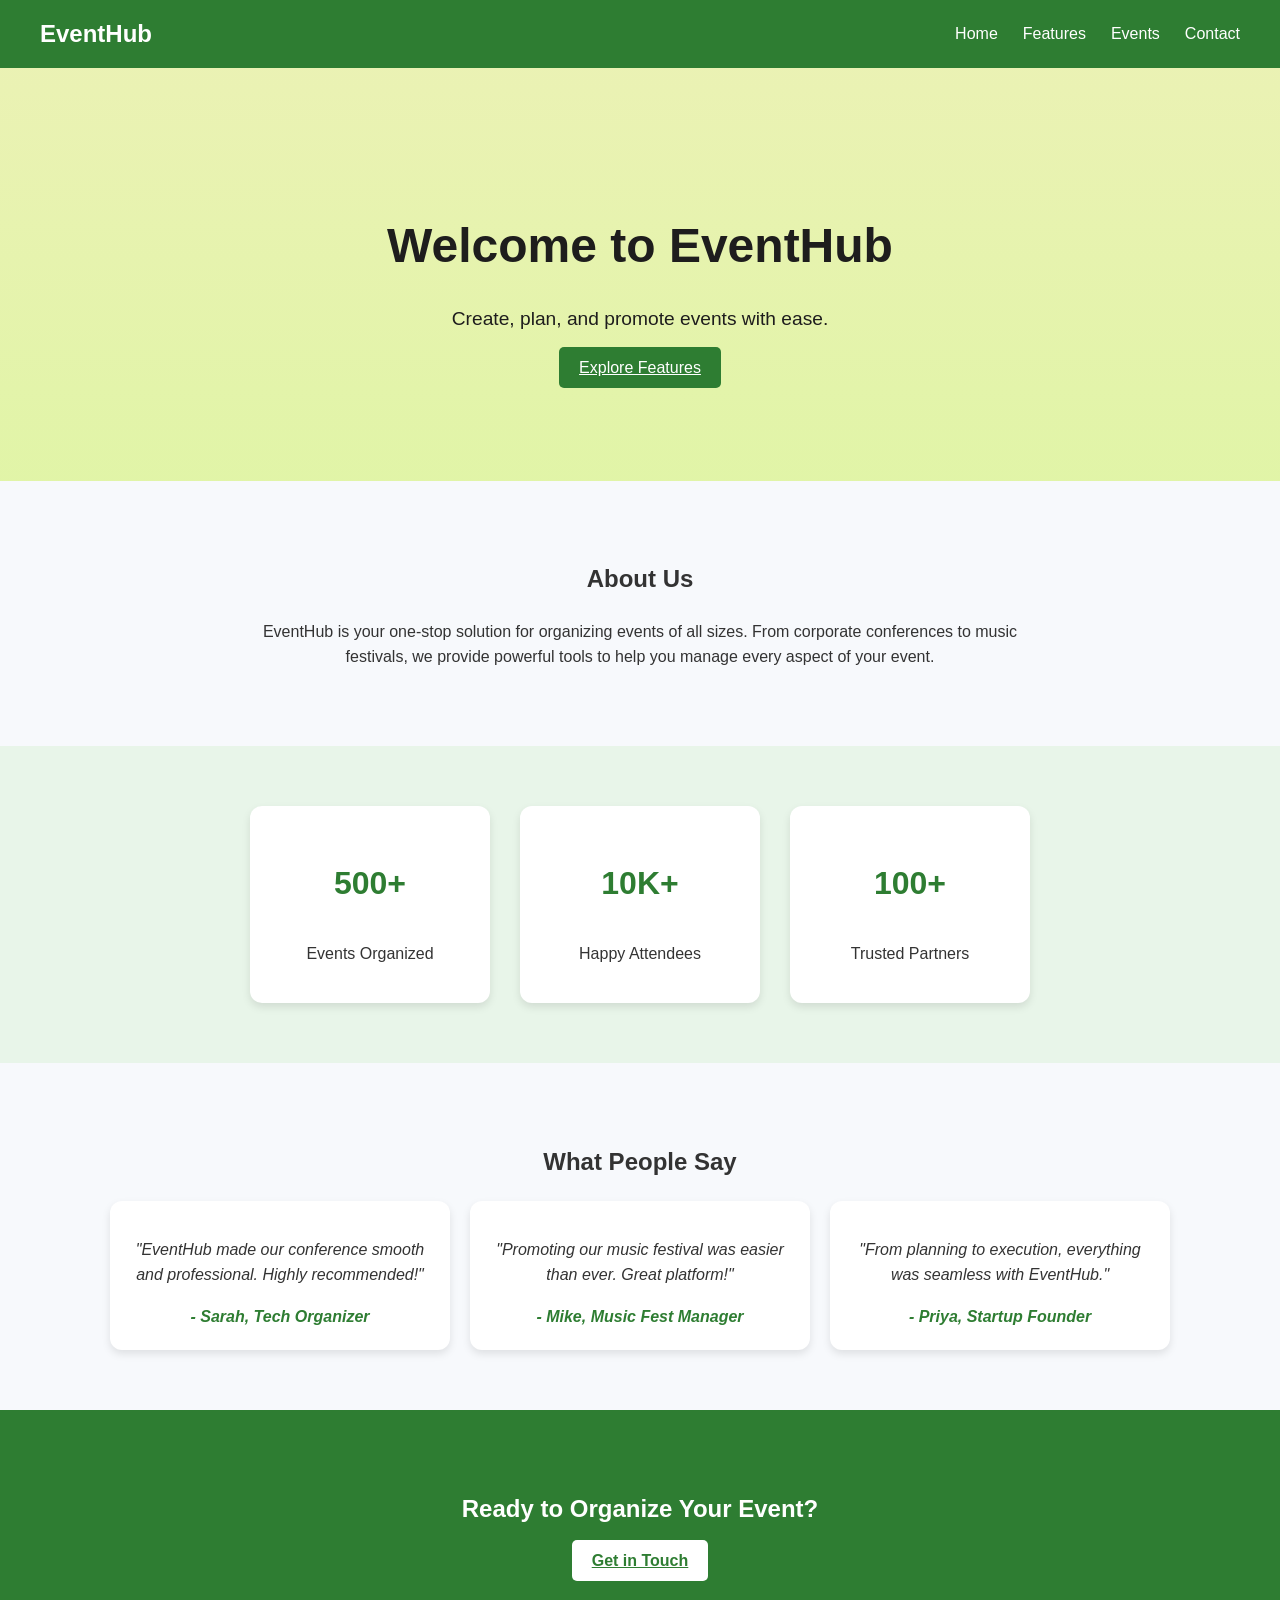
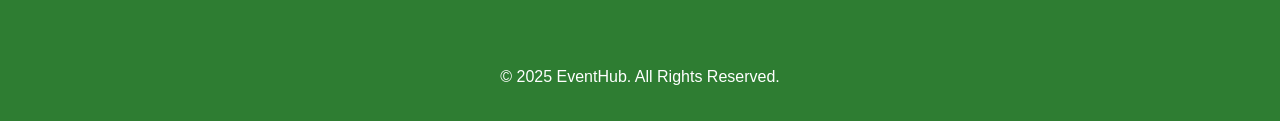
<file: index.html>
<!DOCTYPE html>
<html lang="en">
<head>
  <meta charset="UTF-8">
  <meta name="viewport" content="width=device-width, initial-scale=1.0">
  <title>EventHub - Home</title>
  <link rel="stylesheet" href="style.css">
</head>
<body>
  <!-- Navbar -->
  <header>        
  <nav class="navbar">
    <div class="logo">
      <a href="index.html">EventHub</a>
    </div>
    <ul class="nav-links">
      <li><a href="index.html">Home</a></li>
      <li><a href="features.html">Features</a></li>
      <li><a href="events.html">Events</a></li>
      <li><a href="contact.html">Contact</a></li>
    </ul>
  </nav>
</header>

  <!-- Hero Section -->
  <section class="hero">
    <h1>Welcome to EventHub</h1>
    <p>Create, plan, and promote events with ease.</p>
    <a href="features.html" class="btn">Explore Features</a>
  </section>

  <!-- About Section -->
  <section class="about">
    <h2>About Us</h2>
    <p>
      EventHub is your one-stop solution for organizing events of all sizes. 
      From corporate conferences to music festivals, we provide powerful tools 
      to help you manage every aspect of your event.
    </p>
  </section>

  <!-- Highlights Section -->
  <section class="highlights">
    <div class="highlight">
      <h3>500+</h3>
      <p>Events Organized</p>
    </div>
    <div class="highlight">
      <h3>10K+</h3>
      <p>Happy Attendees</p>
    </div>
    <div class="highlight">
      <h3>100+</h3>
      <p>Trusted Partners</p>
    </div>
  </section>

  <!-- Testimonials Section -->
  <section class="testimonials">
    <h2>What People Say</h2>
    <div class="testimonial-cards">
      <div class="testimonial">
        <p>"EventHub made our conference smooth and professional. Highly recommended!"</p>
        <span>- Sarah, Tech Organizer</span>
      </div>
      <div class="testimonial">
        <p>"Promoting our music festival was easier than ever. Great platform!"</p>
        <span>- Mike, Music Fest Manager</span>
      </div>
      <div class="testimonial">
        <p>"From planning to execution, everything was seamless with EventHub."</p>
        <span>- Priya, Startup Founder</span>
      </div>
    </div>
  </section>

  <!-- Call to Action -->
  <section class="cta">
    <h2>Ready to Organize Your Event?</h2>
    <a href="contact.html" class="btn">Get in Touch</a>
  </section>

  <!-- Footer -->
  <footer>
    <p>&copy; 2025 EventHub. All Rights Reserved.</p>
  </footer>
</body>
</html>
</file>
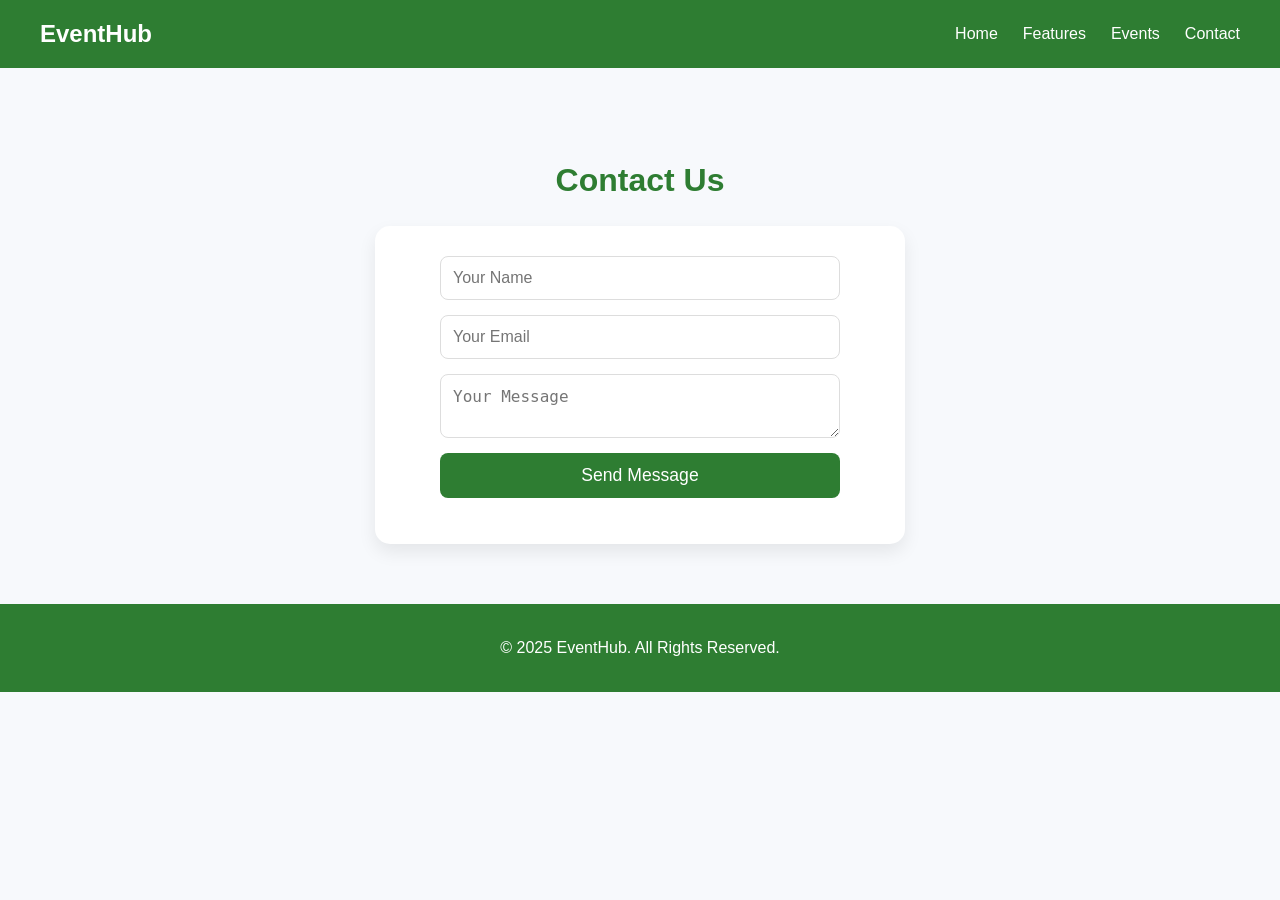
<file: contact.html>
<!DOCTYPE html>
<html lang="en">
<head>
  <meta charset="UTF-8">
  <meta name="viewport" content="width=device-width, initial-scale=1.0">
  <title>EventHub - Contact</title>
  <link rel="stylesheet" href="style.css">
  <!-- Font Awesome CDN for icons -->
  <link 
  rel="stylesheet" 
  href="https://cdnjs.cloudflare.com/ajax/libs/font-awesome/6.5.2/css/all.min.css" 
  integrity="sha512-DTOQO9RWCH3ppGqcWaEA1BIZOC6xxalwEsw9c2QQeAIftl+Vegovlnee1c9QX4TctnWMn13q943MY0Ei6lvxg=="
  crossorigin="anonymous" 
  referrerpolicy="no-referrer" 
/>

</head>
<body>
  <!-- Navbar -->
  <header>
    <nav class="navbar">
      <div class="logo">
        <a href="index.html">EventHub</a>
      </div>
      <ul class="nav-links">
        <li><a href="index.html">Home</a></li>
        <li><a href="features.html">Features</a></li>
        <li><a href="events.html">Events</a></li>
        <li><a href="contact.html">Contact</a></li>
      </ul>
    </nav>
  </header>

  <!-- Contact Section -->
<section class="contact">
  <h2>Contact Us</h2>

  <!-- Contact Card -->
  <div class="contact-card">
    <form id="contactForm">
      <input type="text" id="name" placeholder="Your Name" required>
      <input type="email" id="email" placeholder="Your Email" required>
      <textarea id="message" placeholder="Your Message" required></textarea>
      <button type="submit" class="btn">Send Message</button>
    </form>
    <p id="responseMsg"></p>

</section>


  <!-- Footer -->
  <footer>
    <p>&copy; 2025 EventHub. All Rights Reserved.</p>
  </footer>

  <script src="script.js"></script>
</body>
</html>
</file>
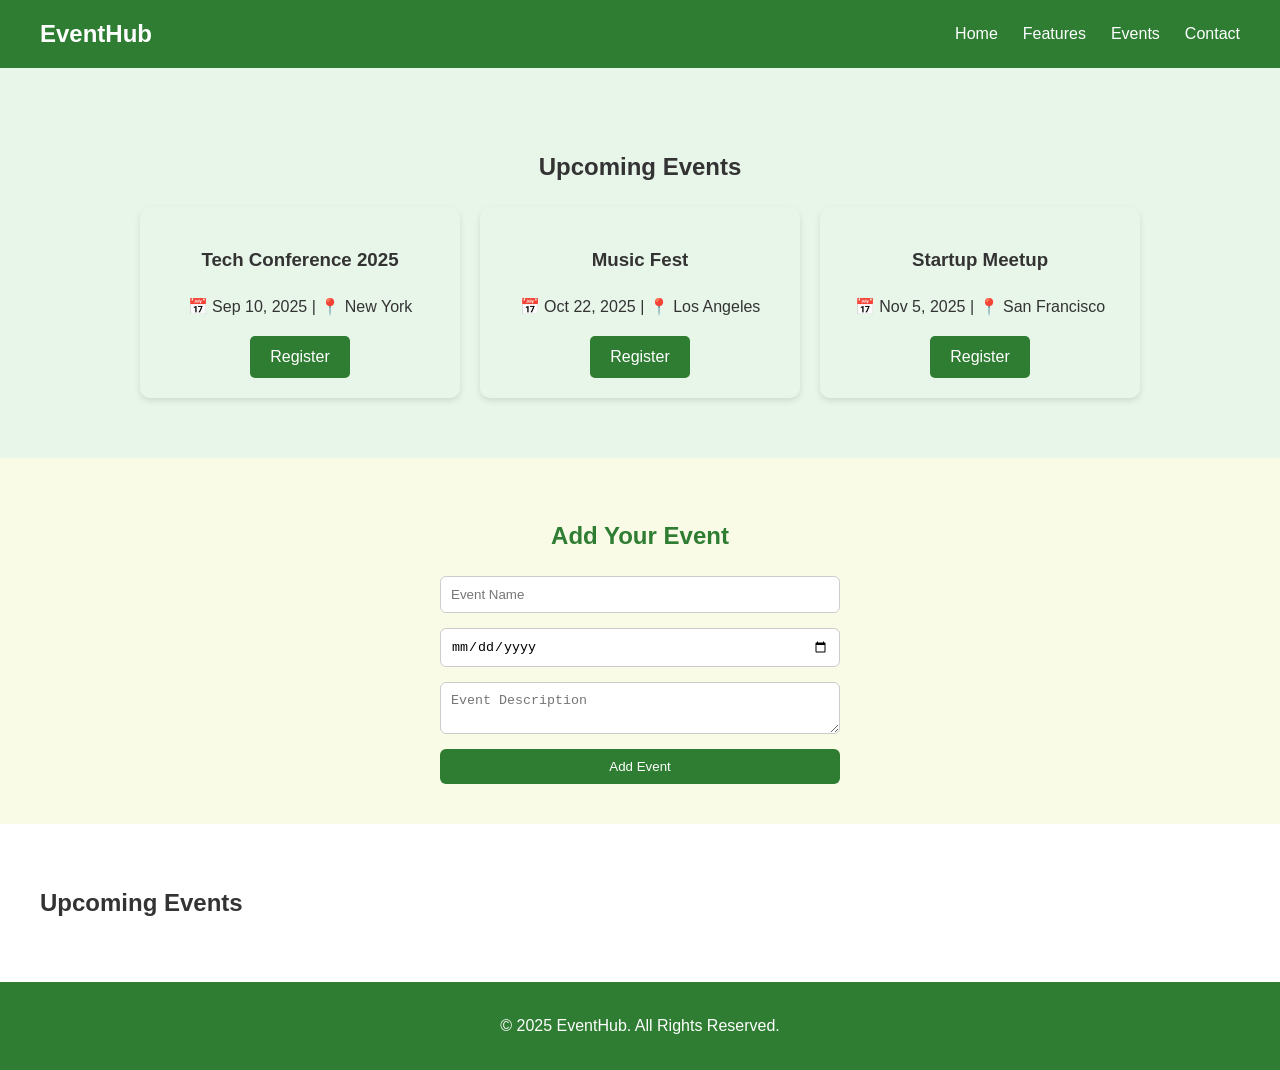
<file: events.html>
<!DOCTYPE html>
<html lang="en">
<head>
  <meta charset="UTF-8">
  <meta name="viewport" content="width=device-width, initial-scale=1.0">
  <title>EventHub - Events</title>
  <link rel="stylesheet" href="style.css">
</head>
<body>
  <!-- Navbar -->
  <header>
  <nav class="navbar">
    <div class="logo">
      <a href="index.html">EventHub</a>
    </div>
    <ul class="nav-links">
      <li><a href="index.html">Home</a></li>
      <li><a href="features.html">Features</a></li>
      <li><a href="events.html">Events</a></li>
      <li><a href="contact.html">Contact</a></li>
    </ul>
  </nav>
</header>


  <!-- Events -->
  <section class="events">
    <h2>Upcoming Events</h2>
    <div class="event-list">
      <div class="event-card popup-trigger" data-popup="techPopup">
        <h3>Tech Conference 2025</h3>
        <p>📅 Sep 10, 2025 | 📍 New York</p>
        <button class="btn">Register</button>
      </div>
      <div class="event-card popup-trigger" data-popup="musicPopup">
        <h3>Music Fest</h3>
        <p>📅 Oct 22, 2025 | 📍 Los Angeles</p>
        <button class="btn">Register</button>
      </div>
      <div class="event-card popup-trigger" data-popup="startupPopup">
        <h3>Startup Meetup</h3>
        <p>📅 Nov 5, 2025 | 📍 San Francisco</p>
        <button class="btn">Register</button>
      </div>
    </div>
  </section>
  <section class="add-event">
  <h2>Add Your Event</h2>
  <form id="eventForm">
    <input type="text" id="eventName" placeholder="Event Name" required>
    <input type="date" id="eventDate" required>
    <textarea id="eventDesc" placeholder="Event Description" required></textarea>
    <button type="submit">Add Event</button>
  </form>
</section>

<section class="user-events">
  <h2>Upcoming Events</h2>
  <div id="eventList"></div>
</section>


  <!-- Popups -->
  <div class="popup" id="techPopup">
    <div class="popup-content">
      <span class="close">&times;</span>
      <h3>Tech Conference 2025</h3>
      <p>Join global tech leaders to discuss AI, Cloud, and the future of innovation.</p>
    </div>
  </div>

  <div class="popup" id="musicPopup">
    <div class="popup-content">
      <span class="close">&times;</span>
      <h3>Music Fest</h3>
      <p>Experience live performances from top artists. Fun, music, and food await!</p>
    </div>
  </div>

  <div class="popup" id="startupPopup">
    <div class="popup-content">
      <span class="close">&times;</span>
      <h3>Startup Meetup</h3>
      <p>Network with entrepreneurs, investors, and innovators at this exciting meetup.</p>
    </div>
  </div>

  <!-- Footer -->
  <footer>
    <p>&copy; 2025 EventHub. All Rights Reserved.</p>
  </footer>
<script>
  const eventForm = document.getElementById("eventForm");
  const eventList = document.getElementById("eventList");

  // Load events from localStorage
  let events = JSON.parse(localStorage.getItem("events")) || [];

  // Function to render events
  function renderEvents() {
    eventList.innerHTML = "";
    events.forEach((e, index) => {
      const card = document.createElement("div");
      card.classList.add("event-card");
      card.innerHTML = `
        <h3>${e.name}</h3>
        <p><strong>Date:</strong> ${e.date}</p>
        <p>${e.desc}</p>
      `;
      eventList.appendChild(card);
    });
  }

  // Handle form submit
  eventForm.addEventListener("submit", (e) => {
    e.preventDefault();
    const newEvent = {
      name: document.getElementById("eventName").value,
      date: document.getElementById("eventDate").value,
      desc: document.getElementById("eventDesc").value
    };
    events.push(newEvent);
    localStorage.setItem("events", JSON.stringify(events));
    renderEvents();
    eventForm.reset();
  });

  // Render on load
  renderEvents();
</script>

  <script src="script.js"></script>
</body>
</html>
</file>
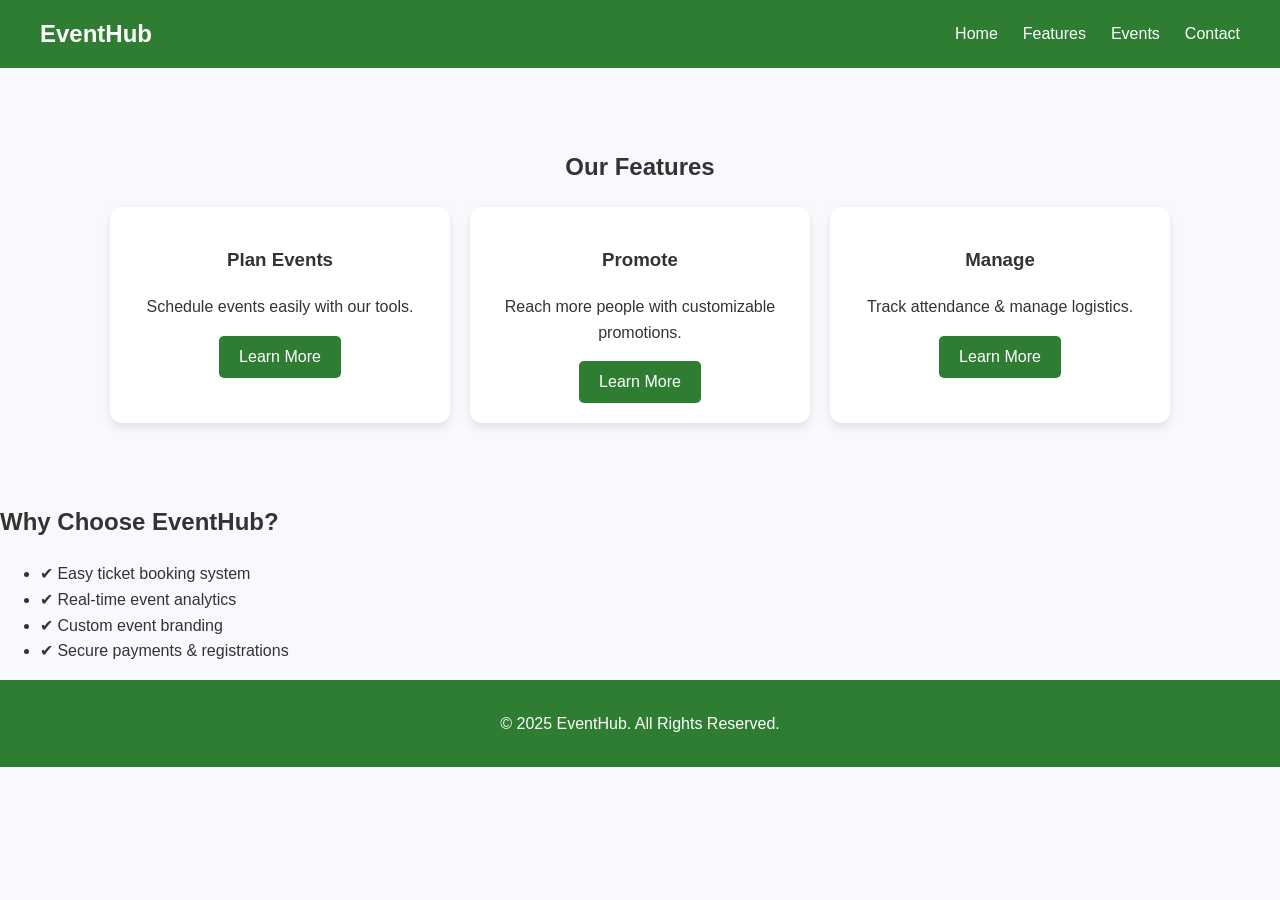
<file: features.html>
<!DOCTYPE html>
<html lang="en">
<head>
  <meta charset="UTF-8">
  <meta name="viewport" content="width=device-width, initial-scale=1.0">
  <title>EventHub - Features</title>
  <link rel="stylesheet" href="style.css">
</head>
<body>
  <!-- Navbar -->
   <header>
  <nav class="navbar">
    <div class="logo">
      <a href="index.html">EventHub</a>
    </div>
    <ul class="nav-links">
      <li><a href="index.html">Home</a></li>
      <li><a href="features.html">Features</a></li>
      <li><a href="events.html">Events</a></li>
      <li><a href="contact.html">Contact</a></li>
    </ul>
  </nav>
</header>

</header>

  <!-- Features Section -->
  <section class="features">
    <h2>Our Features</h2>
    <div class="feature-cards">
      <div class="card popup-trigger" data-popup="planPopup">
        <h3>Plan Events</h3>
        <p>Schedule events easily with our tools.</p>
        <button class="btn">Learn More</button>
      </div>
      <div class="card popup-trigger" data-popup="promotePopup">
        <h3>Promote</h3>
        <p>Reach more people with customizable promotions.</p>
        <button class="btn">Learn More</button>
      </div>
      <div class="card popup-trigger" data-popup="managePopup">
        <h3>Manage</h3>
        <p>Track attendance & manage logistics.</p>
        <button class="btn">Learn More</button>
      </div>
    </div>
  </section>

  <!-- Extra Section -->
  <section class="extra-features">
    <h2>Why Choose EventHub?</h2>
    <ul>
      <li>✔ Easy ticket booking system</li>
      <li>✔ Real-time event analytics</li>
      <li>✔ Custom event branding</li>
      <li>✔ Secure payments & registrations</li>
    </ul>
  </section>

  <!-- Popups -->
  <div class="popup" id="planPopup">
    <div class="popup-content">
      <span class="close">&times;</span>
      <h3>Plan Events</h3>
      <p>Use smart scheduling tools, reminders, and automation to plan events effortlessly.</p>
    </div>
  </div>

  <div class="popup" id="promotePopup">
    <div class="popup-content">
      <span class="close">&times;</span>
      <h3>Promote Events</h3>
      <p>Promote across social media, email, and targeted ads with customizable campaigns.</p>
    </div>
  </div>

  <div class="popup" id="managePopup">
    <div class="popup-content">
      <span class="close">&times;</span>
      <h3>Manage Events</h3>
      <p>Track registrations, payments, and logistics with real-time updates and reports.</p>
    </div>
  </div>

  <!-- Footer -->
  <footer>
    <p>&copy; 2025 EventHub. All Rights Reserved.</p>
  </footer>

  <script src="script.js"></script>
</body>
</html>
</file>
<file: style.css>
/* General Styles */
body {
  margin: 0;
  font-family: "Segoe UI", sans-serif;
  background: #f7f9fc;
  color: #333;
  line-height: 1.6;
}

/* Navbar */
.navbar {
  display: flex;
  justify-content: space-between;
  align-items: center;
  background: #2e7d32;
  padding: 15px 30px;
  color: #fff;
}

.navbar .logo {
  font-size: 1.5rem;
  font-weight: bold;
}

.nav-links {
  list-style: none;
  display: flex;
  gap: 20px;
}

.nav-links li a {
  color: #fff;
  text-decoration: none;
  font-weight: 500;
}

.nav-links li a:hover {
  text-decoration: underline;
}

/* Hero Section */
.hero {
  text-align: center;
  padding: 100px 20px;
  background: linear-gradient(rgba(222, 235, 108, 0.5), rgba(203, 240, 83, 0.5)), url('https://source.unsplash.com/1600x600/?event,conference') no-repeat center/cover;
  color: #1e1d1d;
}

.hero h1 {
  font-size: 3rem;
  margin-bottom: 10px;
}

.hero p {
  font-size: 1.2rem;
  margin-bottom: 20px;
}

.btn {
  background: #2e7d32;
  color: #fff;
  border: none;
  padding: 12px 20px;
  border-radius: 5px;
  cursor: pointer;
  font-size: 1rem;
}

.btn:hover {
  background: #1b5e20;
}

/* Features */
.features {
  padding: 60px 20px;
  text-align: center;
}

.feature-cards {
  display: flex;
  justify-content: center;
  gap: 20px;
  flex-wrap: wrap;
}

.card {
  background: #fff;
  padding: 20px;
  border-radius: 12px;
  box-shadow: 0 4px 8px rgba(0,0,0,0.1);
  width: 300px;
}

/* Events */
.events {
  padding: 60px 20px;
  background: #e8f5e9;
  text-align: center;
}

.event-list {
  display: flex;
  justify-content: center;
  gap: 20px;
  flex-wrap: wrap;
}

.event-card {
  background: #fff;
  padding: 20px;
  border-radius: 12px;
  box-shadow: 0 4px 8px rgba(0,0,0,0.1);
  width: 280px;
}

/* Contact */
.contact {
  padding: 60px 20px;
  text-align: center;
}

.contact form {
  max-width: 400px;
  margin: auto;
  display: flex;
  flex-direction: column;
  gap: 15px;
}

.contact input, 
.contact textarea {
  padding: 10px;
  border: 1px solid #ccc;
  border-radius: 8px;
  font-size: 1rem;
}

footer {
  background: #2e7d32;
  color: #fff;
  text-align: center;
  padding: 15px;
}
/* About Section */
.about {
  padding: 60px 20px;
  text-align: center;
  max-width: 800px;
  margin: auto;
}

/* Highlights Section */
.highlights {
  display: flex;
  justify-content: center;
  gap: 30px;
  padding: 60px 20px;
  background: #e8f5e9;
  text-align: center;
  flex-wrap: wrap;
}

.highlight {
  background: #fff;
  padding: 20px;
  border-radius: 12px;
  box-shadow: 0 4px 8px rgba(0,0,0,0.1);
  width: 200px;
}

.highlight h3 {
  font-size: 2rem;
  color: #2e7d32;
}

/* Testimonials Section */
.testimonials {
  padding: 60px 20px;
  text-align: center;
}

.testimonial-cards {
  display: flex;
  gap: 20px;
  justify-content: center;
  flex-wrap: wrap;
}

.testimonial {
  background: #fff;
  padding: 20px;
  border-radius: 12px;
  box-shadow: 0 4px 8px rgba(0,0,0,0.1);
  max-width: 300px;
  font-style: italic;
}

.testimonial span {
  display: block;
  margin-top: 10px;
  font-weight: bold;
  color: #2e7d32;
}

/* CTA Section */
.cta {
  padding: 60px 20px;
  background: #2e7d32;
  text-align: center;
  color: #fff;
}

.cta .btn {
  background: #fff;
  color: #2e7d32;
  font-weight: bold;
}

.cta .btn:hover {
  background: #f1f1f1;
}
/* Navbar Styles */
.navbar {
  display: flex;
  justify-content: space-between;
  align-items: center;
  background: #2e7d32;
  padding: 15px 30px;
  color: #fff;
  position: relative;
}

.logo {
  font-size: 1.5rem;
  font-weight: bold;
  color: #fff;
  text-decoration: none;
}

/* Nav links */
.nav-links {
  list-style: none;
  display: flex;
  gap: 20px;
}

.nav-links li a {
  color: #fff;
  text-decoration: none;
  font-weight: 500;
}


/* Popup Modal */
.popup {
  display: none;
  position: fixed;
  z-index: 1000;
  left: 0;
  top: 0;
  width: 100%;
  height: 100%;
  background: rgba(0,0,0,0.6);
  justify-content: center;
  align-items: center;
}

.popup-content {
  background: #fff;
  padding: 25px;
  border-radius: 12px;
  max-width: 400px;
  text-align: center;
  box-shadow: 0 5px 15px rgba(0,0,0,0.3);
  animation: popupShow 0.3s ease;
}

.popup .close {
  float: right;
  font-size: 22px;
  cursor: pointer;
  font-weight: bold;
  color: #333;
}


/* Mobile menu toggle button */
.menu-toggle {
  display: none;
  font-size: 1.8rem;
  cursor: pointer;
  user-select: none;
  color: #fff;
}


@keyframes popupShow {
  from {transform: scale(0.7); opacity: 0;}
  to {transform: scale(1); opacity: 1;}
}




/* Responsive Fixes */
@media (max-width: 768px) {
  .highlights {
    flex-direction: column;
    align-items: center;
  }

  .testimonial-cards {
    flex-direction: column;
    align-items: center;
  }
}

/* Responsive */
@media (max-width: 768px) {
  .nav-links {
    flex-direction: column;
    background: #1b5e20;
    position: absolute;
    top: 60px;
    right: 0;
    display: none;
    padding: 20px;
  }
}
/* ====================================
   Header & Navbar
   ==================================== */
header {
  width: 100%;
  background: #2e7d32;
  position: sticky;
  top: 0;
  z-index: 1000;
}

.navbar {
  max-width: 1200px;
  margin: 0 auto;
  display: flex;
  justify-content: space-between;
  align-items: center;
  padding: 15px 30px;
  color: #fff;
}

.logo a {
  font-size: 1.5rem;
  font-weight: bold;
  color: #fff;
  text-decoration: none;
}

.nav-links {
  list-style: none;
  display: flex;
  gap: 25px;
  margin: 0;
  padding: 0;
}

.nav-links li a {
  color: #fff;
  font-weight: 500;
  transition: color 0.3s ease;
}

.nav-links li a:hover {
  color: #c8e6c9;
}

/* Responsive tweak */
@media (max-width: 768px) {
  .nav-links {
    gap: 15px;
    font-size: 0.9rem;
  }
  .logo a {
    font-size: 1.2rem;
  }
}
/* Header & Navbar (default: desktop/laptop view) */
header {
  width: 100%;
  background: #2e7d32;
  position: sticky;
  top: 0;
  z-index: 1000;
}

.navbar {
  max-width: 1200px;
  margin: 0 auto;
  display: flex;
  justify-content: space-between;
  align-items: center;
  padding: 15px 30px;
  color: #fff;
}

.logo a {
  font-size: 1.5rem;
  font-weight: bold;
  color: #fff;
  text-decoration: none;
}

.nav-links {
  list-style: none;
  display: flex;
  gap: 25px;
  margin: 0;
  padding: 0;
}

.nav-links li a {
  color: #fff;
  font-weight: 500;
  text-decoration: none;
  transition: color 0.3s ease;
}

.nav-links li a:hover {
  color: #c8e6c9;
}

/* ==========================
   Responsive for Mobile
   ========================== */
@media (max-width: 768px) {
  .navbar {
    flex-direction: column;   /* Stack logo + nav links */
    align-items: center;
    padding: 15px;
  }

  .logo {
    margin-bottom: 10px; /* Space between logo & nav */
  }

  .nav-links {
    flex-direction: column; /* Stack nav links vertically */
    gap: 10px;
    text-align: center;
  }
}
/* Add Event Form */
.add-event {
  padding: 40px;
  background: #f9fbe7;
  text-align: center;
}

.add-event h2 {
  margin-bottom: 20px;
  color: #2e7d32;
}

#eventForm {
  display: flex;
  flex-direction: column;
  gap: 15px;
  max-width: 400px;
  margin: auto;
}

#eventForm input,
#eventForm textarea {
  padding: 10px;
  border: 1px solid #ccc;
  border-radius: 6px;
}

#eventForm button {
  padding: 10px;
  background: #2e7d32;
  color: white;
  border: none;
  border-radius: 6px;
  cursor: pointer;
  transition: background 0.3s;
}

#eventForm button:hover {
  background: #1b5e20;
}

/* User Events */
.user-events {
  padding: 40px;
  background: #fff;
}

#eventList {
  display: grid;
  gap: 20px;
  max-width: 800px;
  margin: auto;
}

.event-card {
  background: #e8f5e9;
  padding: 20px;
  border-radius: 10px;
  box-shadow: 0px 3px 6px rgba(0,0,0,0.1);
}
.social-links {
  margin-top: 20px;
  display: flex;
  gap: 15px;
}

.social-links h3 {
  width: 100%;
  margin-bottom: 10px;
}

.social-icon {
  font-size: 24px;
  color: #333;
  transition: color 0.3s;
}

.social-icon:hover {
  color: #0077b5; /* Example hover color */
}
.social-links {
  margin-top: 20px;
  display: flex;
  align-items: center;
  gap: 15px;
  flex-wrap: wrap;
}

.social-links h3 {
  width: 100%;
  margin-bottom: 10px;
  font-size: 18px;
  color: #333;
}

.social-icon {
  font-size: 28px;
  color: #fff;
  width: 50px;
  height: 50px;
  display: flex;
  justify-content: center;
  align-items: center;
  border-radius: 50%;
  transition: transform 0.3s, box-shadow 0.3s;
  text-decoration: none;
}
/* ==========================
   Contact Section Styling
   ========================== */
.contact {
  padding: 60px 20px;
  text-align: center;
}

.contact h2 {
  font-size: 2rem;
  margin-bottom: 20px;
  color: #2e7d32;
}

/* Contact Card */
.contact-card {
  background: #fff;
  max-width: 480px;
  margin: 0 auto;
  padding: 30px 25px;
  border-radius: 15px;
  box-shadow: 0 8px 18px rgba(0, 0, 0, 0.08);
  animation: fadeIn 0.6s ease-in-out;
}

/* Form Styling */
.contact-card form {
  display: flex;
  flex-direction: column;
  gap: 15px;
}

.contact-card input,
.contact-card textarea {
  padding: 12px;
  border: 1px solid #ddd;
  border-radius: 8px;
  font-size: 1rem;
  transition: border 0.3s ease;
}

.contact-card input:focus,
.contact-card textarea:focus {
  border-color: #2e7d32;
  outline: none;
}

.contact-card .btn {
  background: #2e7d32;
  color: white;
  border: none;
  padding: 12px;
  font-size: 1.1rem;
  border-radius: 8px;
  cursor: pointer;
  transition: background 0.3s ease, transform 0.2s ease;
}

.contact-card .btn:hover {
  background: #1b5e20;
  transform: translateY(-2px);
}

/* Response Message */
#responseMsg {
  margin-top: 10px;
  font-weight: bold;
  color: #2e7d32;
}
#responseMsg.error {
  color: #d32f2f;
}


/* Animation */
@keyframes fadeIn {
  from { opacity: 0; transform: translateY(10px); }
  to { opacity: 1; transform: translateY(0); }
}

/* Responsive */
@media (max-width: 500px) {
  .contact-card {
    padding: 20px 15px;
  }
}
</file>
